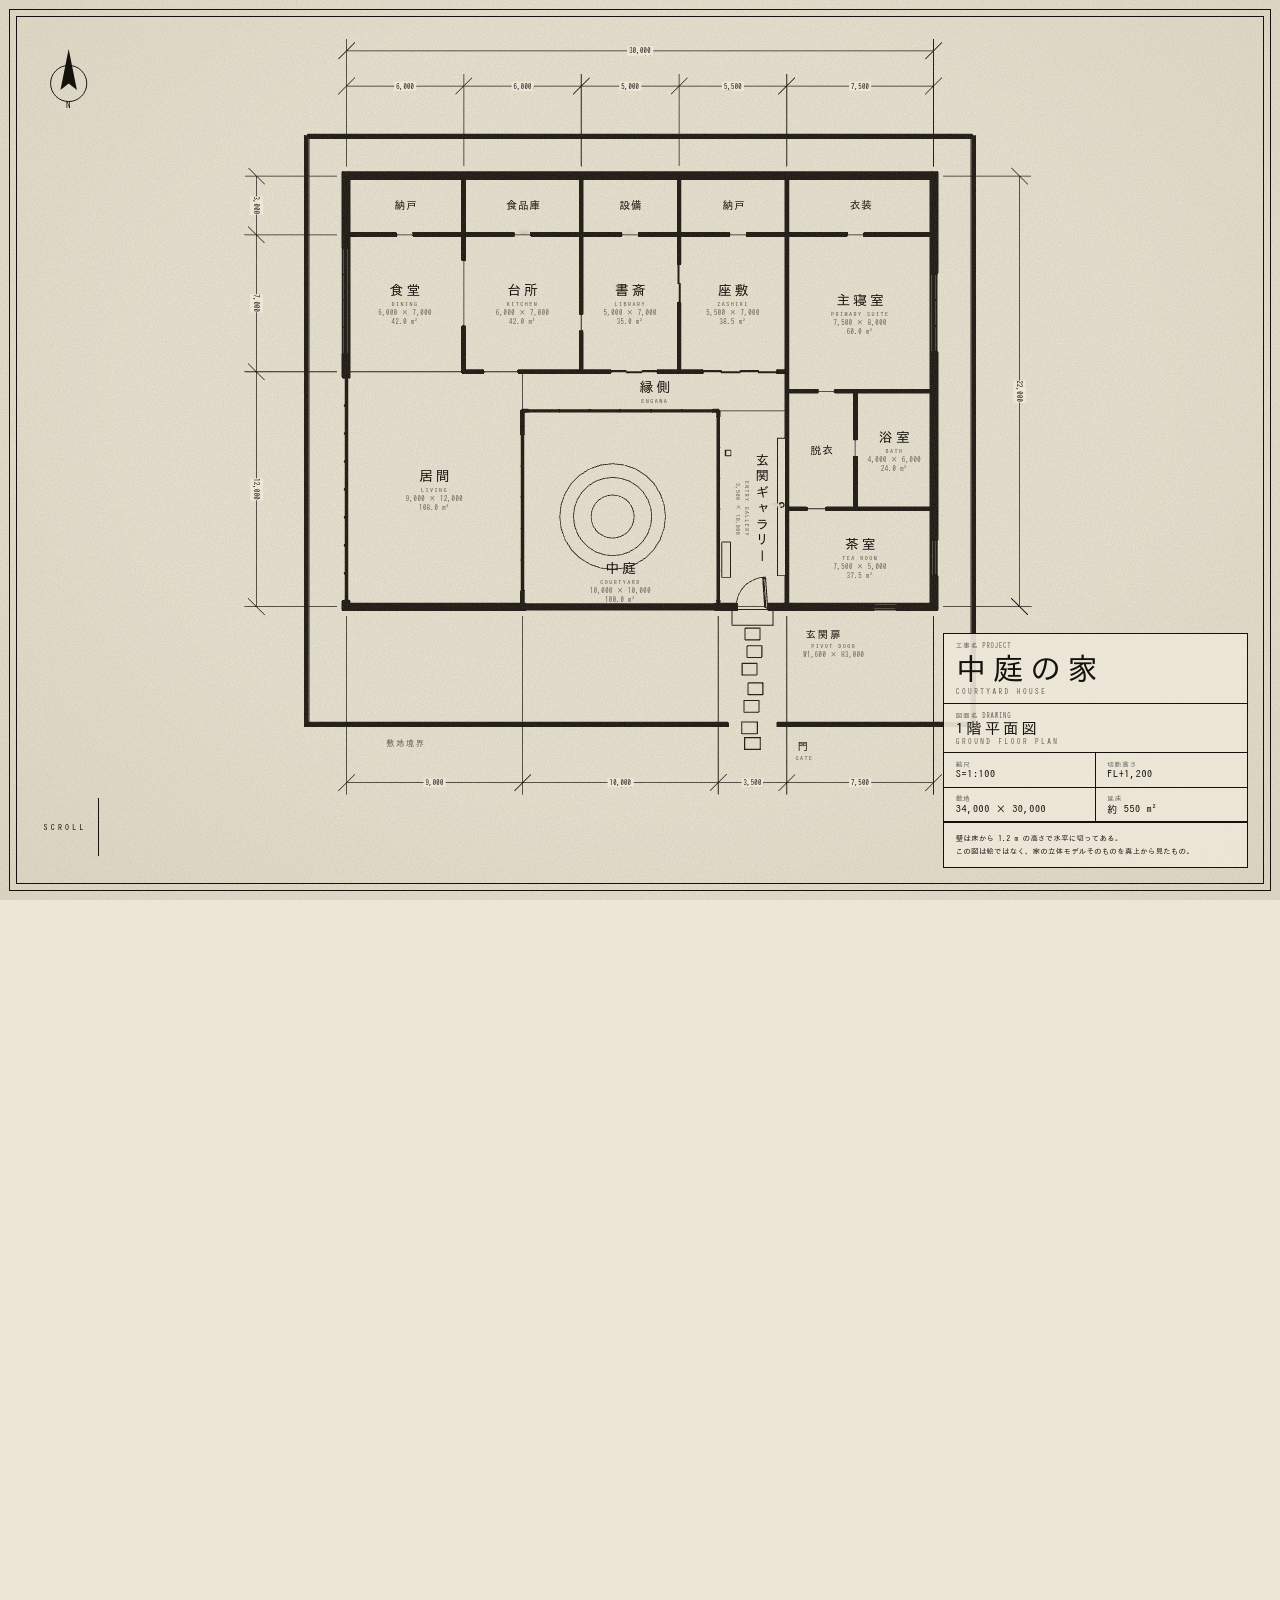
<file: house/index.html>
<!DOCTYPE html>
<html lang="ja">
<head>
<meta charset="UTF-8">
<meta name="viewport" content="width=device-width, initial-scale=1">
<title>中庭の家 — Courtyard House</title>
<meta name="description" content="一枚の平面図から、壁が立ち上がり、家の中を歩く。">
<link rel="icon" href="data:image/svg+xml,%3Csvg xmlns=%27http://www.w3.org/2000/svg%27 viewBox=%270 0 32 32%27%3E%3Crect width=%2732%27 height=%2732%27 fill=%27%23ece6d7%27/%3E%3Cpath d=%27M5 27V5h22v22H19V13h-6v14z%27 fill=%27none%27 stroke=%27%2315110d%27 stroke-width=%272%27/%3E%3C/svg%3E">
<link rel="stylesheet" href="css/style.css">
<script type="importmap">
{ "imports": {
  "three": "./vendor/three/three.module.js",
  "three/examples/jsm/": "./vendor/three/examples/jsm/"
} }
</script>
</head>
<body>
  <canvas id="gl"></canvas>

  <!-- 製図用紙: 枠・方位・表題欄。壁が立ち上がると薄れる -->
  <div id="sheet" aria-hidden="false">
    <div class="paper-grain"></div>
    <div class="frame"></div>
    <svg class="north" viewBox="0 0 60 80" aria-label="方位 北が上">
      <circle cx="30" cy="48" r="22" fill="none" stroke="currentColor" stroke-width="1.2"/>
      <path d="M30 6 L40 56 L30 48 L20 56 Z" fill="currentColor"/>
      <text x="30" y="78" text-anchor="middle" font-size="11" fill="currentColor" letter-spacing="1">N</text>
    </svg>
    <div class="titleblock">
      <div class="tb-project">
        <span class="k">工事名 PROJECT</span>
        <h1>中庭の家</h1>
        <span class="en">COURTYARD HOUSE</span>
      </div>
      <div class="tb-drawing">
        <span class="k">図面名 DRAWING</span>
        <strong>1階平面図</strong>
        <span class="en">GROUND FLOOR PLAN</span>
      </div>
      <div class="tb-grid">
        <div><span class="k">縮尺</span><b>S=1:100</b></div>
        <div><span class="k">切断高さ</span><b>FL+1,200</b></div>
        <div><span class="k">敷地</span><b>34,000 × 30,000</b></div>
        <div><span class="k">延床</span><b>約 550 m²</b></div>
      </div>
      <p class="note">壁は床から 1.2 m の高さで水平に切ってある。<br>この図は絵ではなく、家の立体モデルそのものを真上から見たもの。</p>
    </div>
    <div class="hint"><span>SCROLL</span><i></i></div>
  </div>

  <div id="labels"></div>
  <div id="caption"><span class="no"></span><span class="tx"></span></div>
  <div id="chapter-end">CHECKPOINT 1 — ここまで</div>

  <!-- スクロール量を作るだけの空の要素 -->
  <main id="scroll"></main>

  <script src="vendor/gsap.min.js"></script>
  <script src="vendor/ScrollTrigger.min.js"></script>
  <script src="vendor/lenis.min.js"></script>
  <script type="module" src="js/main.js"></script>
</body>
</html>
</file>
<file: house/css/style.css>
:root {
  --paper: #ece6d7;
  --ink: #15110d;
  --ink-soft: rgba(21, 17, 13, 0.62);
  --u: calc(100vh / 62);
  --sans: "Hiragino Kaku Gothic ProN", "Hiragino Sans", "Yu Gothic", "Noto Sans JP", "IPAGothic", "Meiryo", sans-serif;
}
* { box-sizing: border-box; }
html { background: var(--paper); }
html.lenis, html.lenis body { height: auto; }
.lenis.lenis-smooth { scroll-behavior: auto !important; }
body {
  margin: 0;
  background: var(--paper);
  color: var(--ink);
  font-family: var(--sans);
  -webkit-font-smoothing: antialiased;
}
#gl { position: fixed; inset: 0; width: 100vw; height: 100vh; display: block; }
#scroll { height: 1100vh; }

/* ---- 製図用紙 ---- */
#sheet { position: fixed; inset: 0; pointer-events: none; transition: none; }
.paper-grain {
  position: absolute; inset: 0;
  background-image:
    url("data:image/svg+xml;utf8,<svg xmlns='http://www.w3.org/2000/svg' width='300' height='300'><filter id='n'><feTurbulence type='fractalNoise' baseFrequency='0.9' numOctaves='2' seed='4'/><feColorMatrix values='0 0 0 0 0.3  0 0 0 0 0.25  0 0 0 0 0.15  0 0 0 0.55 0'/></filter><rect width='300' height='300' filter='url(%23n)'/></svg>"),
    radial-gradient(ellipse at 50% 45%, rgba(255,255,255,0) 55%, rgba(120, 95, 50, 0.16) 100%);
  mix-blend-mode: multiply; opacity: 0.5;
}
.frame {
  position: absolute; inset: calc(var(--u) * 1.1);
  border: 1.5px solid var(--ink);
  outline: 0.5px solid var(--ink);
  outline-offset: calc(var(--u) * 0.45);
}
.north {
  position: absolute; left: calc(var(--u) * 3); top: calc(var(--u) * 3);
  width: calc(var(--u) * 3.4); color: var(--ink);
}
.titleblock {
  position: absolute; right: calc(var(--u) * 2.2); bottom: calc(var(--u) * 2.2);
  width: calc(var(--u) * 21); border: 1.5px solid var(--ink); background: rgba(236, 230, 215, 0.92);
  font-size: calc(var(--u) * 0.62);
}
.titleblock > div { padding: calc(var(--u) * 0.55) calc(var(--u) * 0.8); border-bottom: 1px solid var(--ink); }
.titleblock .k { display: block; font-size: calc(var(--u) * 0.46); letter-spacing: 0.12em; color: var(--ink-soft); margin-bottom: 0.25em; }
.titleblock h1 { margin: 0; font-weight: 500; font-size: calc(var(--u) * 2.1); letter-spacing: 0.22em; line-height: 1.15; }
.titleblock .en { font-size: calc(var(--u) * 0.5); letter-spacing: 0.34em; color: var(--ink-soft); }
.titleblock strong { display: block; font-weight: 500; font-size: calc(var(--u) * 1.05); letter-spacing: 0.2em; }
.tb-grid { display: grid; grid-template-columns: 1fr 1fr; padding: 0 !important; }
.tb-grid > div { padding: calc(var(--u) * 0.5) calc(var(--u) * 0.8); border-right: 1px solid var(--ink); border-bottom: 1px solid var(--ink); }
.tb-grid > div:nth-child(2n) { border-right: 0; }
.tb-grid > div:nth-last-child(-n+2) { border-bottom: 0; }
.tb-grid b { font-weight: 500; letter-spacing: 0.06em; font-size: calc(var(--u) * 0.7); }
.titleblock .note { margin: 0; padding: calc(var(--u) * 0.6) calc(var(--u) * 0.8); font-size: calc(var(--u) * 0.5); line-height: 1.85; letter-spacing: 0.06em; border-top: 1px solid var(--ink); }
.hint {
  position: absolute; left: calc(var(--u) * 3); bottom: calc(var(--u) * 3);
  display: flex; align-items: center; gap: calc(var(--u) * 0.8);
  font-size: calc(var(--u) * 0.55); letter-spacing: 0.4em;
}
.hint i { display: block; width: 1px; height: calc(var(--u) * 4); background: var(--ink); transform-origin: top; animation: hint 2.2s ease-in-out infinite; }
@keyframes hint { 0% { transform: scaleY(0); } 55% { transform: scaleY(1); } 100% { transform: scaleY(1); opacity: 0; } }

/* ---- 図面の文字 ---- */
#labels { position: fixed; inset: 0; pointer-events: none; overflow: hidden; }
#labels > div { position: absolute; left: 0; top: 0; will-change: transform; color: var(--ink); white-space: nowrap; text-align: center; line-height: 1.35; }
.room { font-size: calc(var(--u) * 0.62); }
.room b { display: block; font-weight: 500; font-size: calc(var(--u) * 0.95); letter-spacing: 0.22em; padding-left: 0.22em; }
.room i { display: block; font-style: normal; font-size: calc(var(--u) * 0.42); letter-spacing: 0.24em; color: var(--ink-soft); }
.room span { display: block; font-size: calc(var(--u) * 0.46); letter-spacing: 0.08em; font-feature-settings: "tnum"; color: var(--ink-soft); }
.room.tiny b { font-size: calc(var(--u) * 0.72); letter-spacing: 0.12em; }
.room.note b { font-size: calc(var(--u) * 0.7); text-align: left; }
.room.note.small b { font-size: calc(var(--u) * 0.55); color: var(--ink-soft); }
.room.vertical { writing-mode: vertical-rl; text-orientation: upright; display: flex; flex-direction: row; gap: 0.5em; align-items: center; }
.room.vertical b { font-size: calc(var(--u) * 0.9); display: block; }
.room.vertical i { writing-mode: vertical-rl; text-orientation: mixed; font-size: calc(var(--u) * 0.4); }
.room.vertical span { writing-mode: vertical-rl; text-orientation: mixed; font-size: calc(var(--u) * 0.42); }
.dim { font-size: calc(var(--u) * 0.46); letter-spacing: 0.04em; font-feature-settings: "tnum"; background: var(--paper); padding: 0 0.3em; }
.dim-v { writing-mode: vertical-rl; transform-origin: center; }

/* ---- 章キャプション ---- */
#caption {
  position: fixed; left: calc(var(--u) * 3); bottom: calc(var(--u) * 3);
  display: flex; align-items: baseline; gap: calc(var(--u) * 1); opacity: 0;
  color: #fff; text-shadow: 0 1px 14px rgba(20, 10, 0, 0.55); pointer-events: none;
}
#caption .no { font-size: calc(var(--u) * 0.6); letter-spacing: 0.3em; opacity: 0.85; }
#caption .tx { font-size: calc(var(--u) * 1.15); letter-spacing: 0.3em; font-weight: 400; }
#caption.on-paper { color: var(--ink); text-shadow: none; }
#chapter-end {
  position: fixed; right: calc(var(--u) * 3); bottom: calc(var(--u) * 3); opacity: 0;
  color: #fff; font-size: calc(var(--u) * 0.55); letter-spacing: 0.4em; text-shadow: 0 1px 12px rgba(20, 10, 0, 0.6); pointer-events: none;
}
</file>
